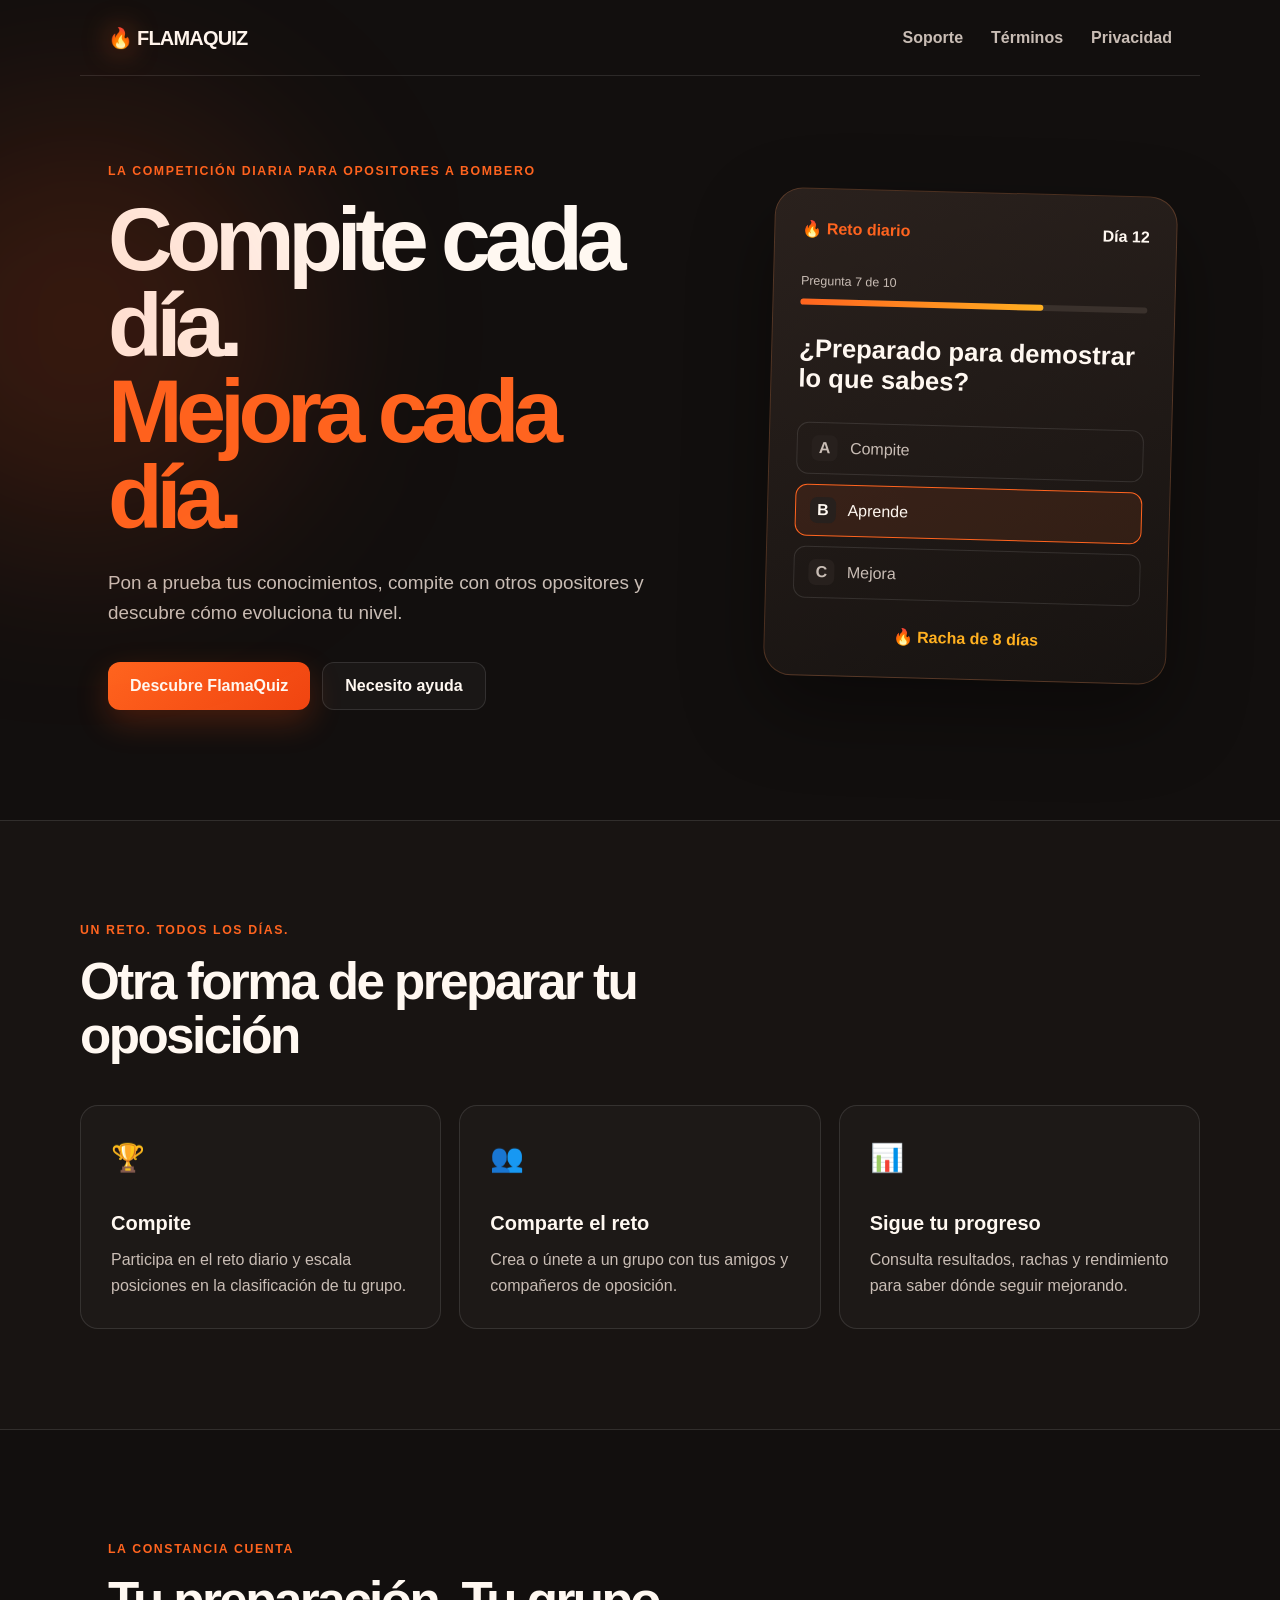
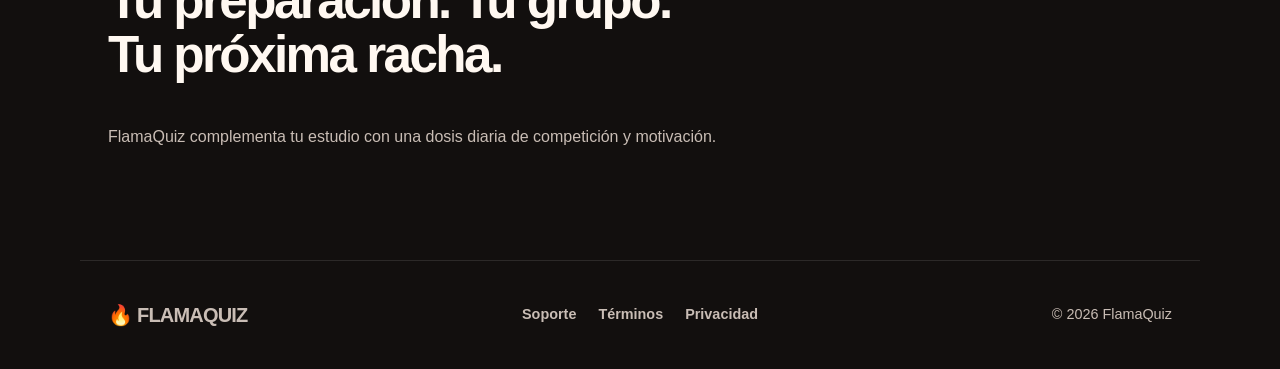
<file: index.html>
<!doctype html>
<html lang="es">
<head>
  <meta charset="utf-8">
  <meta name="viewport" content="width=device-width, initial-scale=1">
  <meta name="theme-color" content="#120f0e">
  <meta name="description" content="FlamaQuiz: la competición diaria para opositores a bombero. Compite, aprende y descubre tu nivel.">
  <meta property="og:title" content="FlamaQuiz — Compite cada día">
  <meta property="og:description" content="La competición diaria para opositores a bombero.">
  <meta property="og:type" content="website">
  <meta property="og:url" content="https://flamaquiz.es/">
  <link rel="canonical" href="https://flamaquiz.es/">
  <link rel="icon" href="/assets/favicon.svg" type="image/svg+xml">
  <link rel="stylesheet" href="/assets/styles.css">
  <title>FlamaQuiz — La competición diaria para opositores a bombero</title>
</head>
<body>
  <header class="site-header">
    <a class="brand" href="/" aria-label="FlamaQuiz, inicio"><span class="brand-flame" aria-hidden="true">🔥</span> FlamaQuiz</a>
    <nav aria-label="Navegación principal">
      <a href="/soporte/">Soporte</a>
      <a href="/terminos/">Términos</a>
      <a href="/privacidad/">Privacidad</a>
    </nav>
  </header>

  <main>
    <section class="hero">
      <div class="hero-copy">
        <p class="eyebrow">La competición diaria para opositores a bombero</p>
        <h1>Compite cada día.<br><span>Mejora cada día.</span></h1>
        <p class="lead">Pon a prueba tus conocimientos, compite con otros opositores y descubre cómo evoluciona tu nivel.</p>
        <div class="hero-actions">
          <a class="button primary" href="#como-funciona">Descubre FlamaQuiz</a>
          <a class="button secondary" href="/soporte/">Necesito ayuda</a>
        </div>
      </div>
      <div class="challenge-card" aria-label="Ejemplo del reto diario">
        <div class="card-top"><span>🔥 Reto diario</span><span>Día 12</span></div>
        <p class="question-count">Pregunta 7 de 10</p>
        <div class="progress"><span></span></div>
        <h2>¿Preparado para demostrar lo que sabes?</h2>
        <div class="answer"><span>A</span> Compite</div>
        <div class="answer active"><span>B</span> Aprende</div>
        <div class="answer"><span>C</span> Mejora</div>
        <p class="streak">🔥 Racha de 8 días</p>
      </div>
    </section>

    <section class="features" id="como-funciona" aria-labelledby="features-title">
      <div class="section-heading">
        <p class="eyebrow">Un reto. Todos los días.</p>
        <h2 id="features-title">Otra forma de preparar tu oposición</h2>
      </div>
      <div class="feature-grid">
        <article><span class="icon" aria-hidden="true">🏆</span><h3>Compite</h3><p>Participa en el reto diario y escala posiciones en la clasificación de tu grupo.</p></article>
        <article><span class="icon" aria-hidden="true">👥</span><h3>Comparte el reto</h3><p>Crea o únete a un grupo con tus amigos y compañeros de oposición.</p></article>
        <article><span class="icon" aria-hidden="true">📊</span><h3>Sigue tu progreso</h3><p>Consulta resultados, rachas y rendimiento para saber dónde seguir mejorando.</p></article>
      </div>
    </section>

    <section class="closing">
      <p class="eyebrow">La constancia cuenta</p>
      <h2>Tu preparación. Tu grupo.<br>Tu próxima racha.</h2>
      <p>FlamaQuiz complementa tu estudio con una dosis diaria de competición y motivación.</p>
    </section>
  </main>

  <footer>
    <a class="brand" href="/"><span aria-hidden="true">🔥</span> FlamaQuiz</a>
    <div><a href="/soporte/">Soporte</a><a href="/terminos/">Términos</a><a href="/privacidad/">Privacidad</a></div>
    <p>© 2026 FlamaQuiz</p>
  </footer>
</body>
</html>
</file>
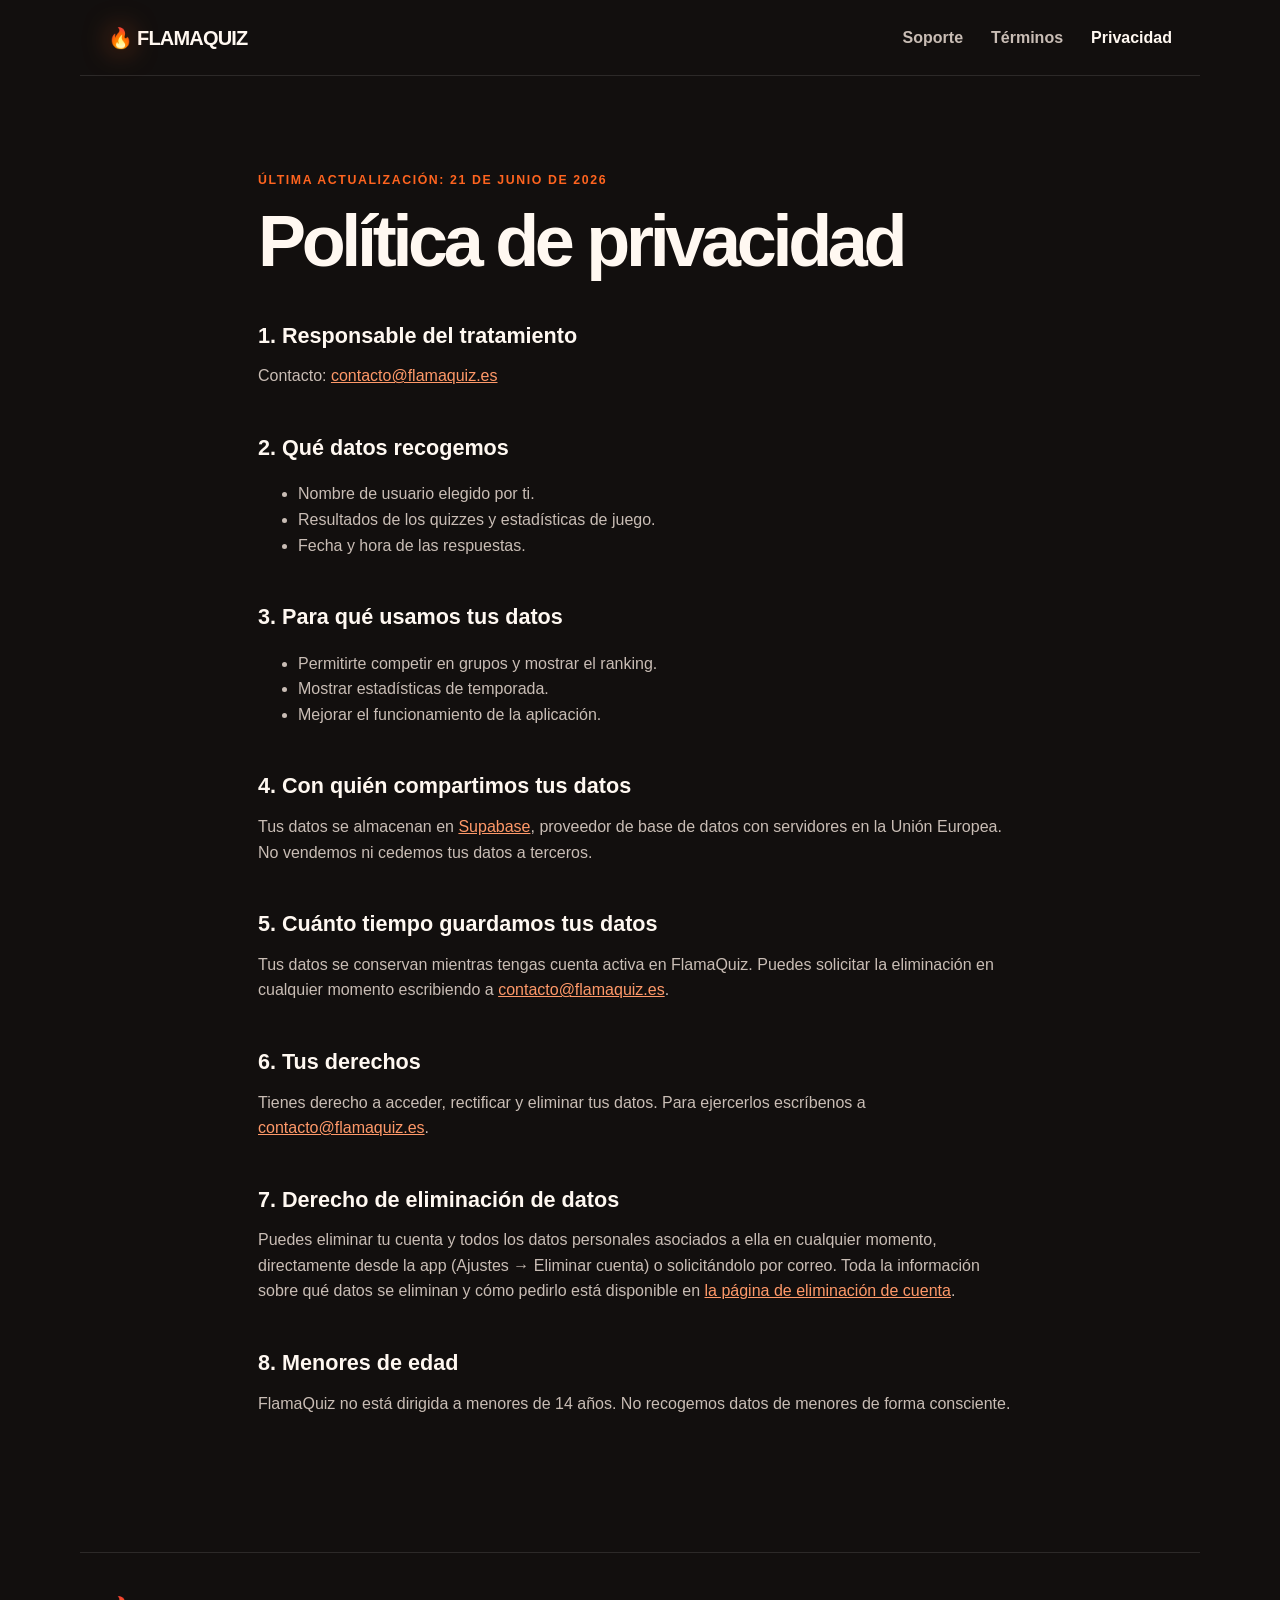
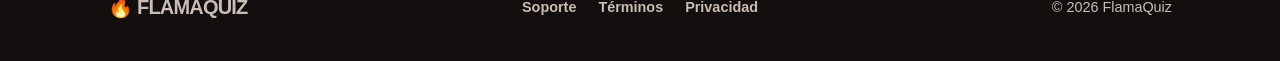
<file: privacidad/index.html>
<!doctype html><html lang="es"><head><meta charset="utf-8"><meta name="viewport" content="width=device-width, initial-scale=1"><meta name="theme-color" content="#120f0e"><meta name="description" content="Política de privacidad de FlamaQuiz."><link rel="canonical" href="https://flamaquiz.es/privacidad/"><link rel="icon" href="/assets/favicon.svg" type="image/svg+xml"><link rel="stylesheet" href="/assets/styles.css"><title>Política de privacidad — FlamaQuiz</title></head>
<body><header class="site-header"><a class="brand" href="/" aria-label="FlamaQuiz, inicio"><span class="brand-flame" aria-hidden="true">🔥</span> FlamaQuiz</a><nav aria-label="Navegación principal"><a href="/soporte/">Soporte</a><a href="/terminos/">Términos</a><a class="current" href="/privacidad/">Privacidad</a></nav></header>
<main class="page-wrap legal"><p class="eyebrow">Última actualización: 21 de junio de 2026</p><h1>Política de privacidad</h1>
<h2>1. Responsable del tratamiento</h2><p>Contacto: <a href="mailto:contacto@flamaquiz.es">contacto@flamaquiz.es</a></p>
<h2>2. Qué datos recogemos</h2><ul><li>Nombre de usuario elegido por ti.</li><li>Resultados de los quizzes y estadísticas de juego.</li><li>Fecha y hora de las respuestas.</li></ul>
<h2>3. Para qué usamos tus datos</h2><ul><li>Permitirte competir en grupos y mostrar el ranking.</li><li>Mostrar estadísticas de temporada.</li><li>Mejorar el funcionamiento de la aplicación.</li></ul>
<h2>4. Con quién compartimos tus datos</h2><p>Tus datos se almacenan en <a href="https://supabase.com" target="_blank" rel="noopener noreferrer">Supabase</a>, proveedor de base de datos con servidores en la Unión Europea. No vendemos ni cedemos tus datos a terceros.</p>
<h2>5. Cuánto tiempo guardamos tus datos</h2><p>Tus datos se conservan mientras tengas cuenta activa en FlamaQuiz. Puedes solicitar la eliminación en cualquier momento escribiendo a <a href="mailto:contacto@flamaquiz.es">contacto@flamaquiz.es</a>.</p>
<h2>6. Tus derechos</h2><p>Tienes derecho a acceder, rectificar y eliminar tus datos. Para ejercerlos escríbenos a <a href="mailto:contacto@flamaquiz.es">contacto@flamaquiz.es</a>.</p>
<h2>7. Derecho de eliminación de datos</h2><p>Puedes eliminar tu cuenta y todos los datos personales asociados a ella en cualquier momento, directamente desde la app (Ajustes → Eliminar cuenta) o solicitándolo por correo. Toda la información sobre qué datos se eliminan y cómo pedirlo está disponible en <a href="https://bomberosapp.vercel.app/eliminar-cuenta.html">la página de eliminación de cuenta</a>.</p>
<h2>8. Menores de edad</h2><p>FlamaQuiz no está dirigida a menores de 14 años. No recogemos datos de menores de forma consciente.</p></main>
<footer><a class="brand" href="/"><span aria-hidden="true">🔥</span> FlamaQuiz</a><div><a href="/soporte/">Soporte</a><a href="/terminos/">Términos</a><a href="/privacidad/">Privacidad</a></div><p>© 2026 FlamaQuiz</p></footer></body></html>
</file>
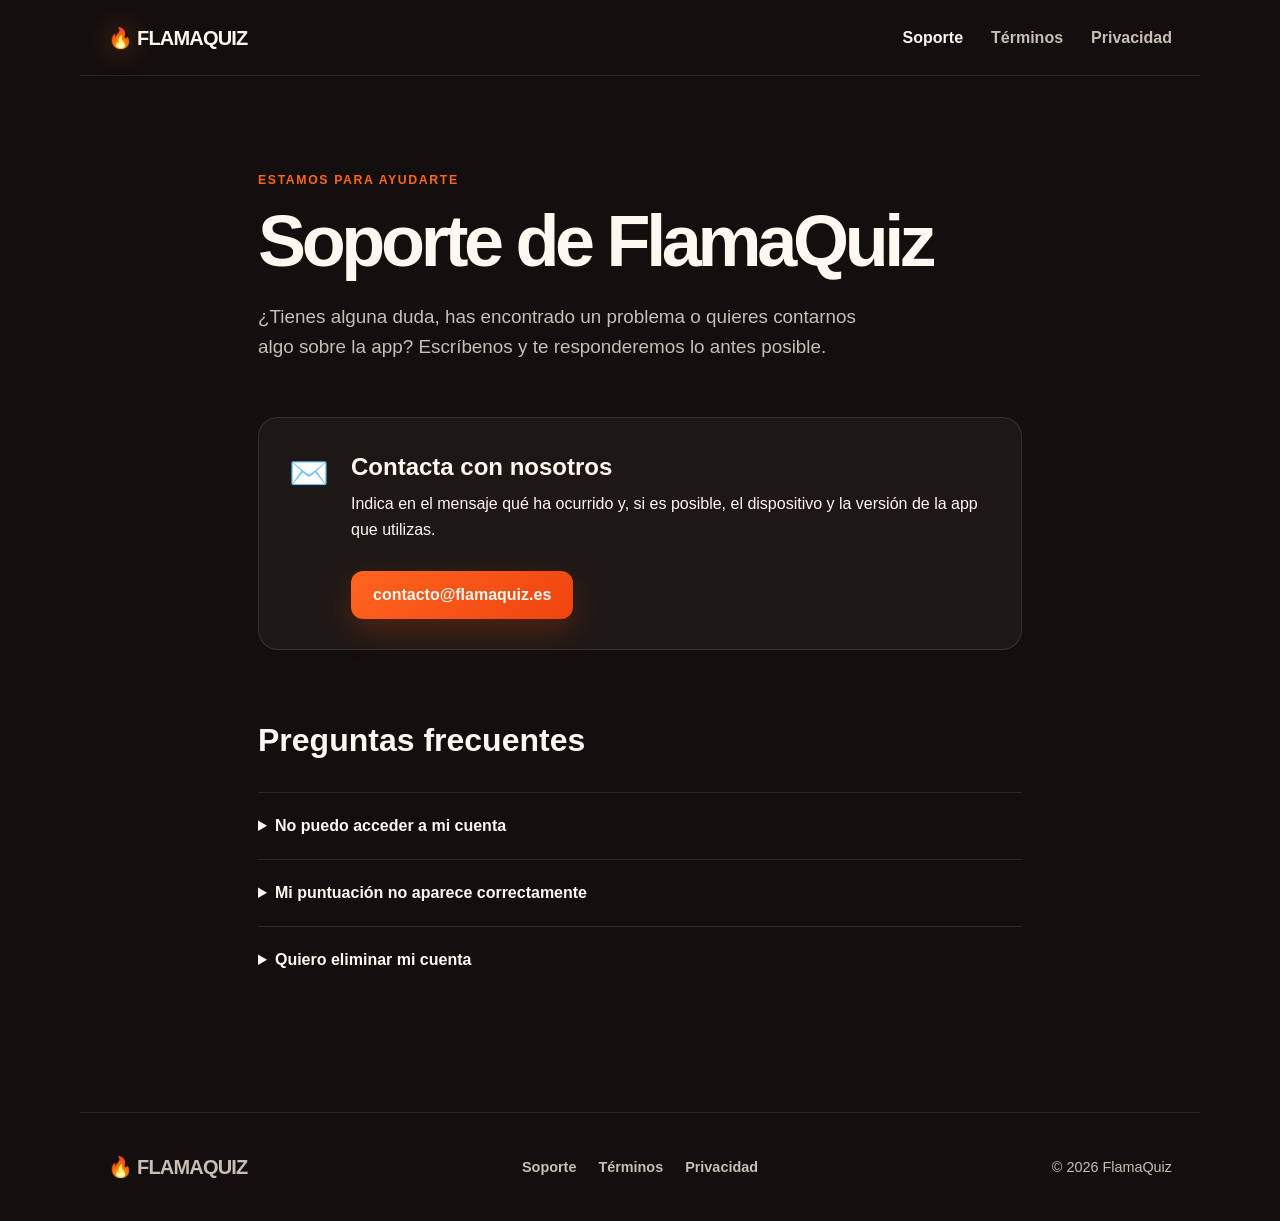
<file: soporte/index.html>
<!doctype html>
<html lang="es">
<head>
  <meta charset="utf-8">
  <meta name="viewport" content="width=device-width, initial-scale=1">
  <meta name="theme-color" content="#120f0e">
  <meta name="description" content="Ayuda y contacto de FlamaQuiz.">
  <link rel="canonical" href="https://flamaquiz.es/soporte/">
  <link rel="icon" href="/assets/favicon.svg" type="image/svg+xml">
  <link rel="stylesheet" href="/assets/styles.css">
  <title>Soporte — FlamaQuiz</title>
</head>
<body>
  <header class="site-header">
    <a class="brand" href="/" aria-label="FlamaQuiz, inicio"><span class="brand-flame" aria-hidden="true">🔥</span> FlamaQuiz</a>
    <nav aria-label="Navegación principal"><a class="current" href="/soporte/">Soporte</a><a href="/terminos/">Términos</a><a href="/privacidad/">Privacidad</a></nav>
  </header>
  <main class="page-wrap">
    <p class="eyebrow">Estamos para ayudarte</p>
    <h1>Soporte de FlamaQuiz</h1>
    <p class="page-intro">¿Tienes alguna duda, has encontrado un problema o quieres contarnos algo sobre la app? Escríbenos y te responderemos lo antes posible.</p>
    <section class="contact-card">
      <span class="contact-icon" aria-hidden="true">✉️</span>
      <div><h2>Contacta con nosotros</h2><p>Indica en el mensaje qué ha ocurrido y, si es posible, el dispositivo y la versión de la app que utilizas.</p><a class="button primary" href="mailto:contacto@flamaquiz.es">contacto@flamaquiz.es</a></div>
    </section>
    <section class="faq" aria-labelledby="faq-title">
      <h2 id="faq-title">Preguntas frecuentes</h2>
      <details><summary>No puedo acceder a mi cuenta</summary><p>Comprueba que estás utilizando el mismo método de acceso con el que creaste la cuenta. Si el problema continúa, escríbenos desde el correo asociado.</p></details>
      <details><summary>Mi puntuación no aparece correctamente</summary><p>Cierra y vuelve a abrir la app para actualizar los datos. Si sigue igual, envíanos una descripción del reto y la fecha en que ocurrió.</p></details>
      <details><summary>Quiero eliminar mi cuenta</summary><p>Solicítalo desde las opciones disponibles en la app o escribe a <a href="mailto:contacto@flamaquiz.es?subject=Solicitud%20de%20eliminación%20de%20cuenta">contacto@flamaquiz.es</a> desde el correo asociado a tu cuenta.</p></details>
    </section>
  </main>
  <footer><a class="brand" href="/"><span aria-hidden="true">🔥</span> FlamaQuiz</a><div><a href="/soporte/">Soporte</a><a href="/terminos/">Términos</a><a href="/privacidad/">Privacidad</a></div><p>© 2026 FlamaQuiz</p></footer>
</body>
</html>
</file>
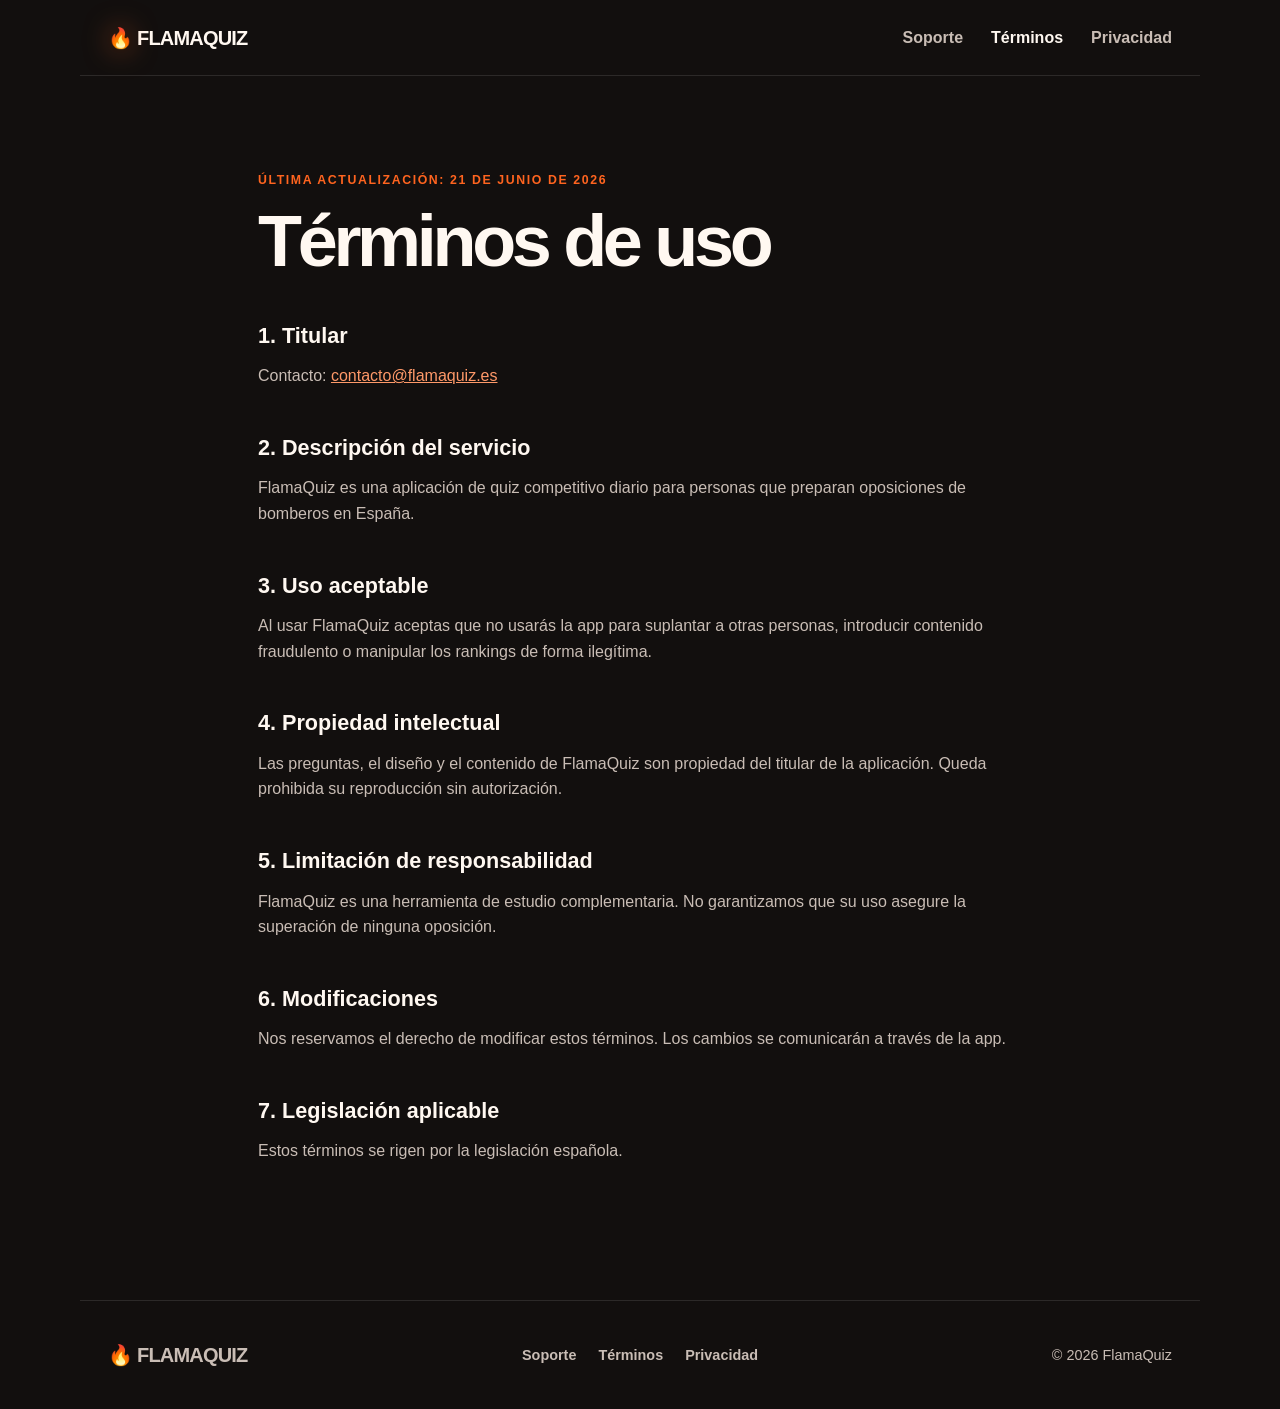
<file: terminos/index.html>
<!doctype html><html lang="es"><head><meta charset="utf-8"><meta name="viewport" content="width=device-width, initial-scale=1"><meta name="theme-color" content="#120f0e"><meta name="description" content="Términos de uso de FlamaQuiz."><link rel="canonical" href="https://flamaquiz.es/terminos/"><link rel="icon" href="/assets/favicon.svg" type="image/svg+xml"><link rel="stylesheet" href="/assets/styles.css"><title>Términos de uso — FlamaQuiz</title></head>
<body><header class="site-header"><a class="brand" href="/" aria-label="FlamaQuiz, inicio"><span class="brand-flame" aria-hidden="true">🔥</span> FlamaQuiz</a><nav aria-label="Navegación principal"><a href="/soporte/">Soporte</a><a class="current" href="/terminos/">Términos</a><a href="/privacidad/">Privacidad</a></nav></header>
<main class="page-wrap legal"><p class="eyebrow">Última actualización: 21 de junio de 2026</p><h1>Términos de uso</h1>
<h2>1. Titular</h2><p>Contacto: <a href="mailto:contacto@flamaquiz.es">contacto@flamaquiz.es</a></p>
<h2>2. Descripción del servicio</h2><p>FlamaQuiz es una aplicación de quiz competitivo diario para personas que preparan oposiciones de bomberos en España.</p>
<h2>3. Uso aceptable</h2><p>Al usar FlamaQuiz aceptas que no usarás la app para suplantar a otras personas, introducir contenido fraudulento o manipular los rankings de forma ilegítima.</p>
<h2>4. Propiedad intelectual</h2><p>Las preguntas, el diseño y el contenido de FlamaQuiz son propiedad del titular de la aplicación. Queda prohibida su reproducción sin autorización.</p>
<h2>5. Limitación de responsabilidad</h2><p>FlamaQuiz es una herramienta de estudio complementaria. No garantizamos que su uso asegure la superación de ninguna oposición.</p>
<h2>6. Modificaciones</h2><p>Nos reservamos el derecho de modificar estos términos. Los cambios se comunicarán a través de la app.</p>
<h2>7. Legislación aplicable</h2><p>Estos términos se rigen por la legislación española.</p></main>
<footer><a class="brand" href="/"><span aria-hidden="true">🔥</span> FlamaQuiz</a><div><a href="/soporte/">Soporte</a><a href="/terminos/">Términos</a><a href="/privacidad/">Privacidad</a></div><p>© 2026 FlamaQuiz</p></footer></body></html>
</file>
<file: assets/styles.css>
:root{--bg:#120f0e;--surface:#1d1816;--surface-2:#27201d;--text:#fff8f1;--muted:#c9bdb5;--orange:#ff641f;--yellow:#ffb020;--line:rgba(255,255,255,.11);--max:1120px}
*{box-sizing:border-box}
html{scroll-behavior:smooth}
body{margin:0;background:var(--bg);color:var(--text);font-family:Inter,ui-sans-serif,-apple-system,BlinkMacSystemFont,"Segoe UI",sans-serif;line-height:1.6}
a{color:inherit}.site-header{height:76px;max-width:var(--max);margin:auto;padding:0 28px;display:flex;align-items:center;justify-content:space-between;border-bottom:1px solid var(--line)}
.brand{text-decoration:none;text-transform:uppercase;font-weight:900;letter-spacing:-.04em;font-size:1.25rem}.brand-flame{filter:drop-shadow(0 0 14px rgba(255,100,31,.55))}
nav{display:flex;gap:28px}nav a,footer a{color:var(--muted);text-decoration:none;font-weight:650}nav a:hover,nav a.current,footer a:hover{color:var(--text)}
.hero{max-width:var(--max);margin:auto;min-height:680px;padding:86px 28px 110px;display:grid;grid-template-columns:1.18fr .82fr;gap:80px;align-items:center;position:relative}
.hero:before{content:"";position:absolute;width:420px;height:420px;left:-210px;top:40px;background:rgba(255,80,20,.16);filter:blur(100px);border-radius:50%;pointer-events:none}
.eyebrow{color:var(--orange);font-weight:800;text-transform:uppercase;letter-spacing:.13em;font-size:.77rem;margin:0 0 14px}
h1,h2,h3,p{margin-top:0}.hero h1{font-size:clamp(3.25rem,7vw,6rem);line-height:.96;letter-spacing:-.07em;margin-bottom:28px}.hero h1 span{color:var(--orange)}
.lead,.page-intro{font-size:1.18rem;color:var(--muted);max-width:610px}.hero-actions{display:flex;gap:12px;margin-top:34px;flex-wrap:wrap}
.button{display:inline-flex;align-items:center;justify-content:center;min-height:48px;padding:0 22px;border-radius:12px;text-decoration:none;font-weight:800}.primary{background:linear-gradient(135deg,var(--orange),#f04410);box-shadow:0 12px 32px rgba(255,76,18,.23)}.secondary{border:1px solid var(--line);background:rgba(255,255,255,.035)}
.challenge-card{background:linear-gradient(160deg,#2a211d,#171311);border:1px solid rgba(255,148,82,.22);box-shadow:0 32px 80px rgba(0,0,0,.38);border-radius:28px;padding:27px;transform:rotate(1.5deg)}
.card-top{display:flex;justify-content:space-between;font-weight:800}.card-top span:first-child{color:var(--orange)}.question-count{margin:30px 0 7px;color:var(--muted);font-size:.78rem}.progress{height:6px;background:#3a312c;border-radius:99px}.progress span{display:block;width:70%;height:100%;background:linear-gradient(90deg,var(--orange),var(--yellow));border-radius:99px}.challenge-card h2{font-size:1.6rem;line-height:1.2;margin:28px 0}.answer{margin:10px 0;padding:12px 14px;border:1px solid var(--line);border-radius:12px;color:var(--muted)}.answer span{display:inline-grid;place-items:center;width:26px;height:26px;margin-right:8px;background:var(--surface-2);border-radius:7px;font-weight:800}.answer.active{border-color:var(--orange);background:rgba(255,100,31,.1);color:var(--text)}.streak{text-align:center;margin:24px 0 0;color:var(--yellow);font-weight:800}
.features{padding:100px 28px;background:#181412;border-block:1px solid var(--line)}.section-heading{max-width:var(--max);margin:0 auto 42px}.section-heading h2,.closing h2{font-size:clamp(2rem,4vw,3.6rem);line-height:1.05;letter-spacing:-.05em;max-width:700px}.feature-grid{max-width:var(--max);margin:auto;display:grid;grid-template-columns:repeat(3,1fr);gap:18px}.feature-grid article{padding:30px;border:1px solid var(--line);border-radius:18px;background:rgba(255,255,255,.025)}.icon{display:block;font-size:1.7rem;margin-bottom:28px}.feature-grid h3{font-size:1.25rem;margin-bottom:8px}.feature-grid p,.closing>p:last-child{color:var(--muted);margin-bottom:0}
.closing{max-width:var(--max);margin:auto;padding:110px 28px}.page-wrap{max-width:820px;margin:auto;padding:95px 28px 120px;min-height:680px}.page-wrap h1{font-size:clamp(2.7rem,6vw,4.5rem);letter-spacing:-.06em;line-height:1;margin-bottom:25px}.contact-card{display:flex;gap:22px;margin:55px 0;padding:30px;background:var(--surface);border:1px solid var(--line);border-radius:20px}.contact-icon{font-size:2rem}.contact-card h2{margin-bottom:5px}.contact-card .button{margin-top:12px}.faq{margin-top:65px}.faq>h2{font-size:2rem}.faq details{border-top:1px solid var(--line);padding:20px 0}.faq summary{cursor:pointer;font-weight:750}.faq details p{color:var(--muted);padding-top:12px}.legal h2{font-size:1.35rem;margin:42px 0 10px}.legal>p:not(.eyebrow):not(.page-intro),.legal ul{color:var(--muted)}.legal a{color:#ff9969}
footer{max-width:var(--max);margin:auto;padding:38px 28px;display:grid;grid-template-columns:1fr auto 1fr;gap:25px;align-items:center;border-top:1px solid var(--line);color:var(--muted);font-size:.9rem}footer div{display:flex;gap:22px}footer p{text-align:right;margin:0}
@media(max-width:780px){.site-header{height:68px}.site-header nav{gap:15px;font-size:.88rem}.hero{grid-template-columns:1fr;gap:55px;padding-top:65px}.hero h1{font-size:3.65rem}.challenge-card{transform:none;max-width:480px}.feature-grid{grid-template-columns:1fr}.features,.closing{padding-block:75px}.page-wrap{padding-top:70px}.contact-card{display:block}.contact-icon{display:block;margin-bottom:15px}footer{grid-template-columns:1fr;text-align:center}footer div{justify-content:center}footer p{text-align:center}}
@media(max-width:560px){.site-header{height:auto;min-height:68px;align-items:flex-start;padding-block:17px;gap:14px}.site-header nav{flex-wrap:wrap;justify-content:flex-end;row-gap:4px}.site-header nav a{font-size:.82rem}}
@media(max-width:430px){.brand{font-size:1.08rem}.site-header{padding-inline:18px}.site-header nav{gap:4px 12px}.hero,.features,.closing,.page-wrap{padding-inline:20px}.hero h1{font-size:3rem}.hero-actions{display:grid}.challenge-card{padding:20px}footer{padding-inline:20px}}
@media(prefers-reduced-motion:reduce){html{scroll-behavior:auto}}
</file>
